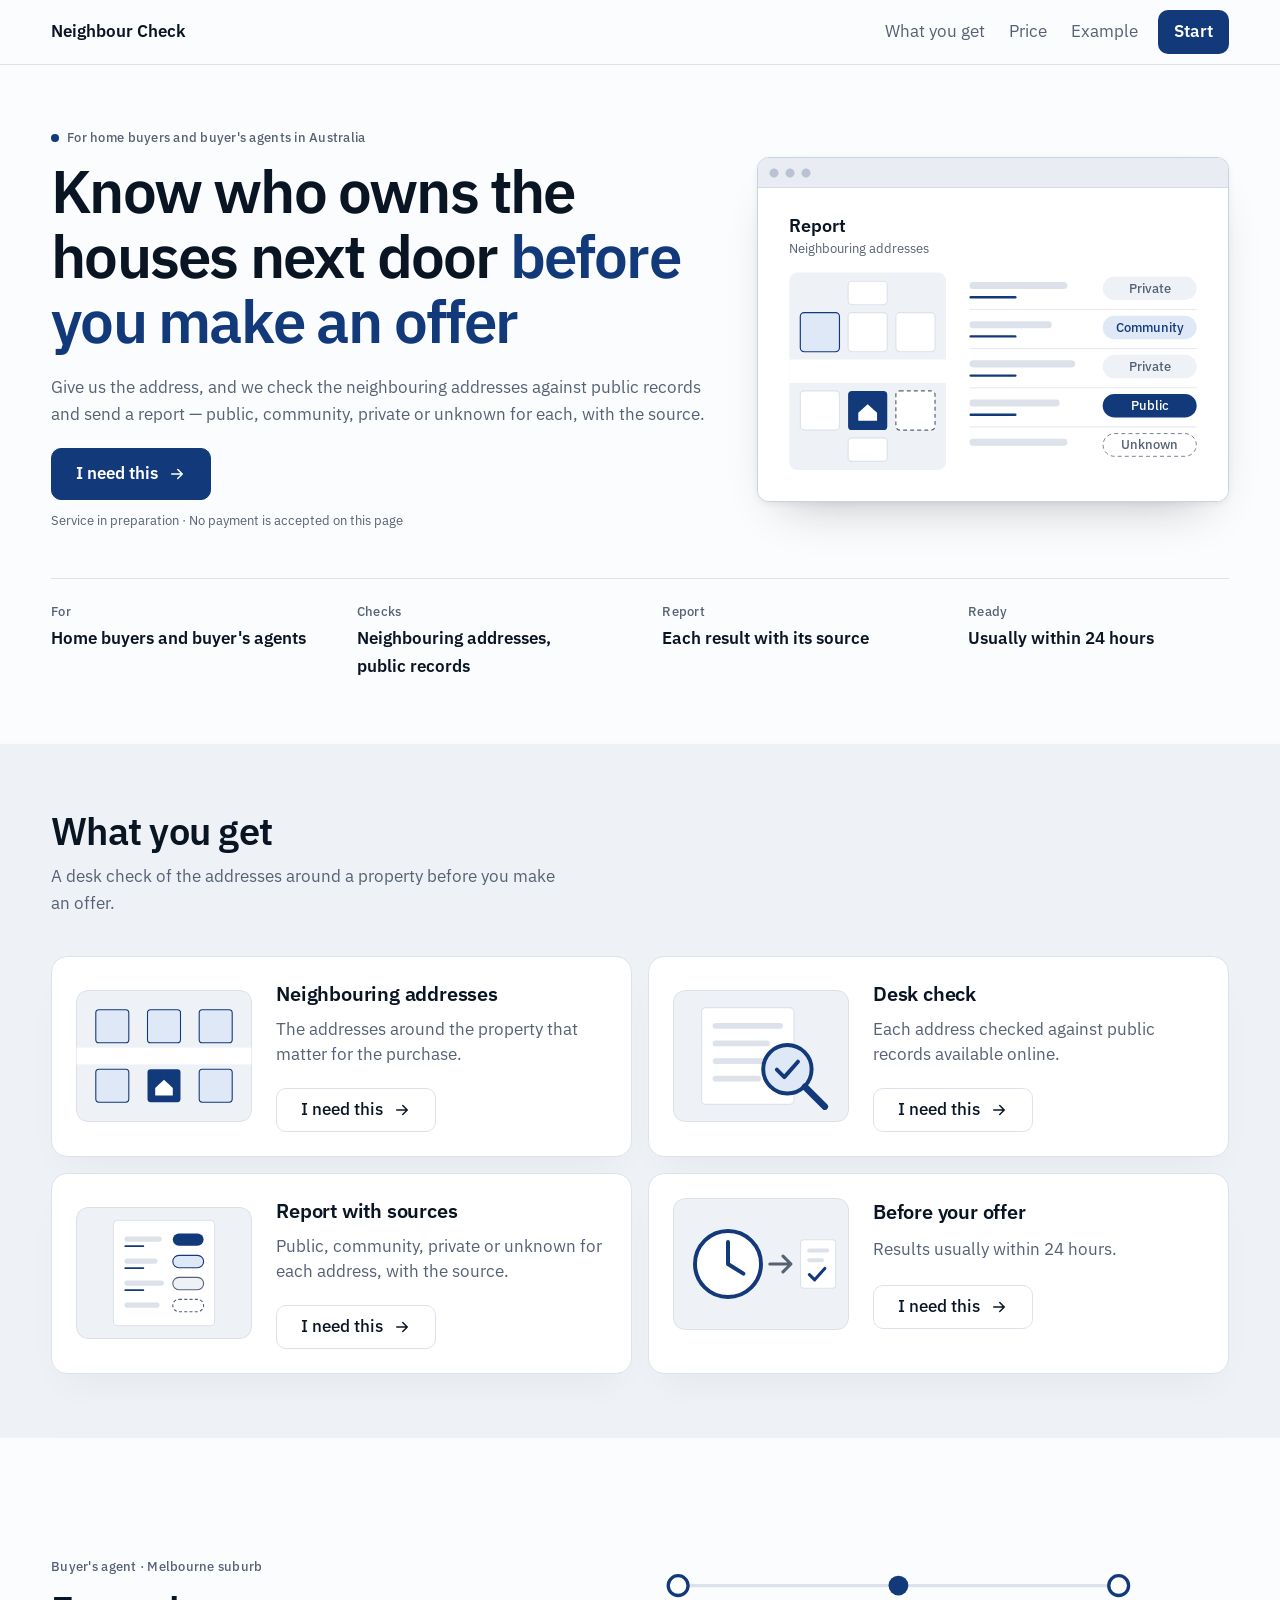
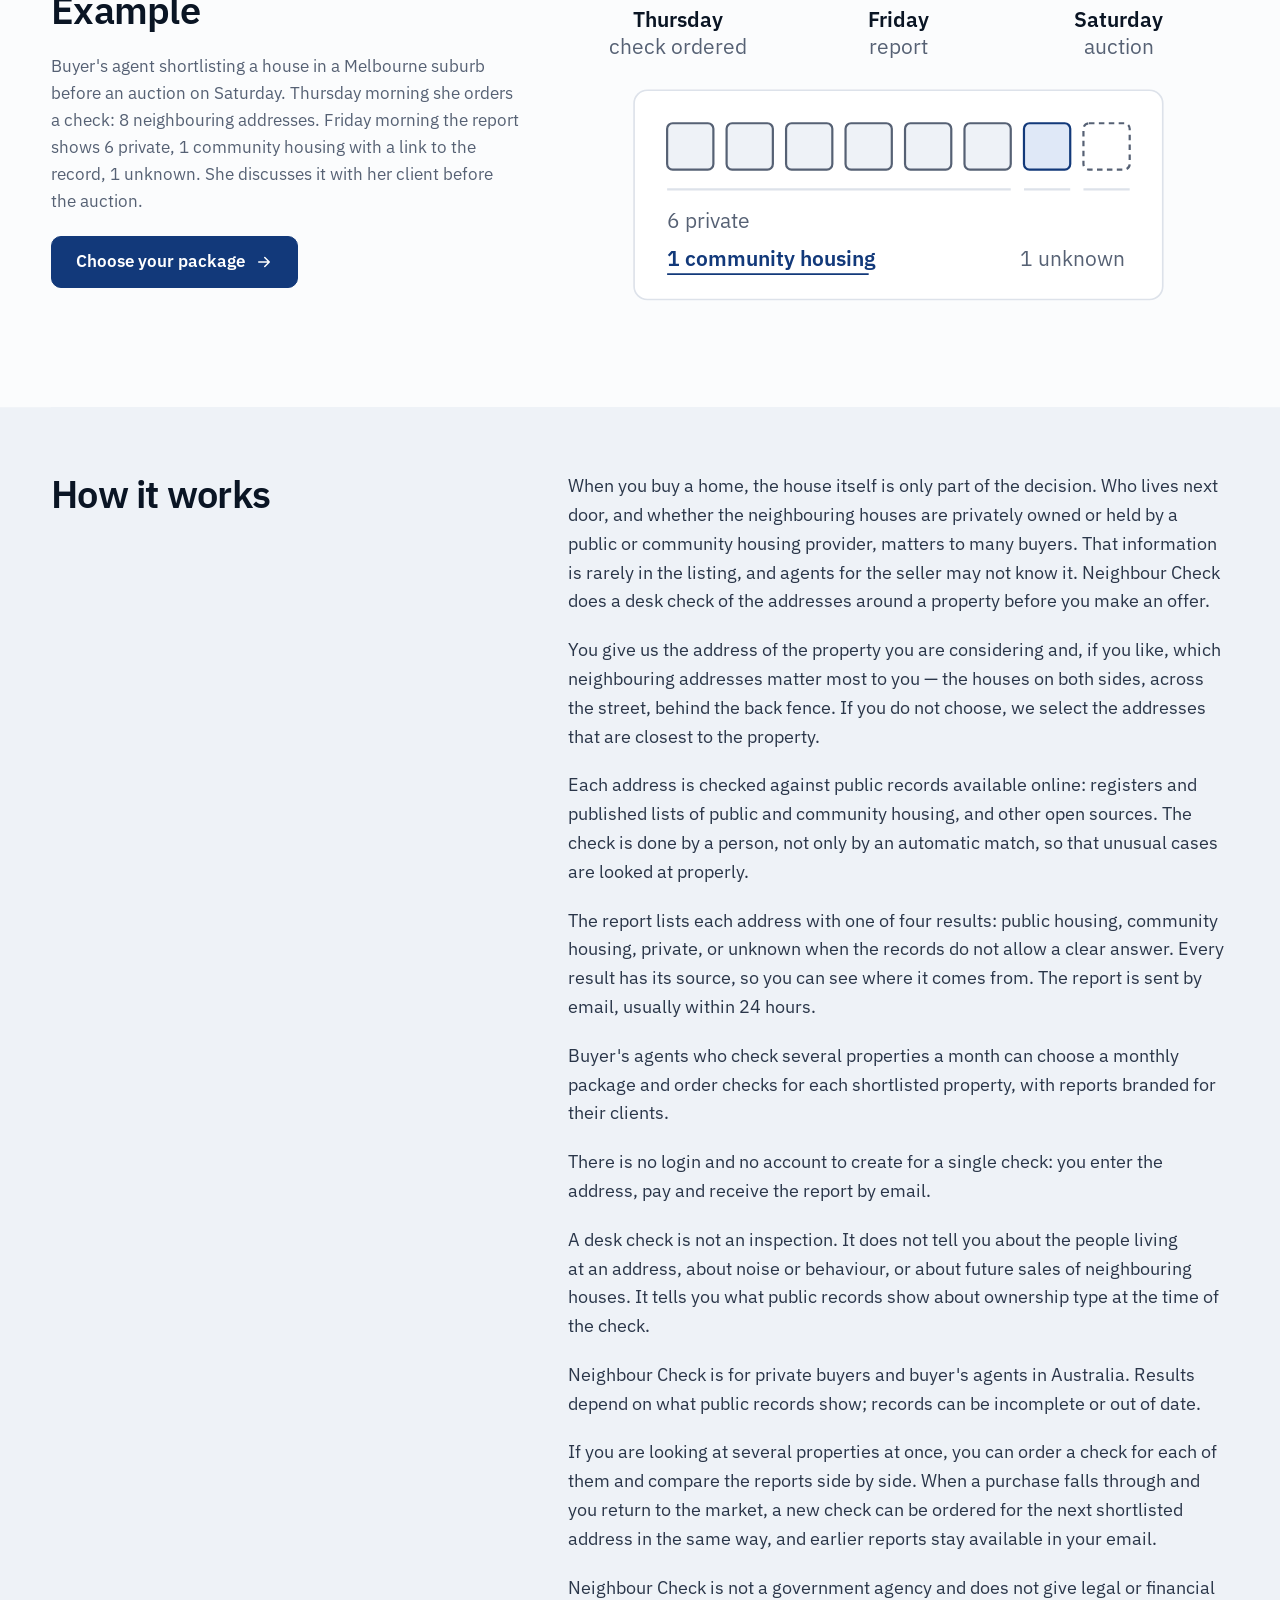
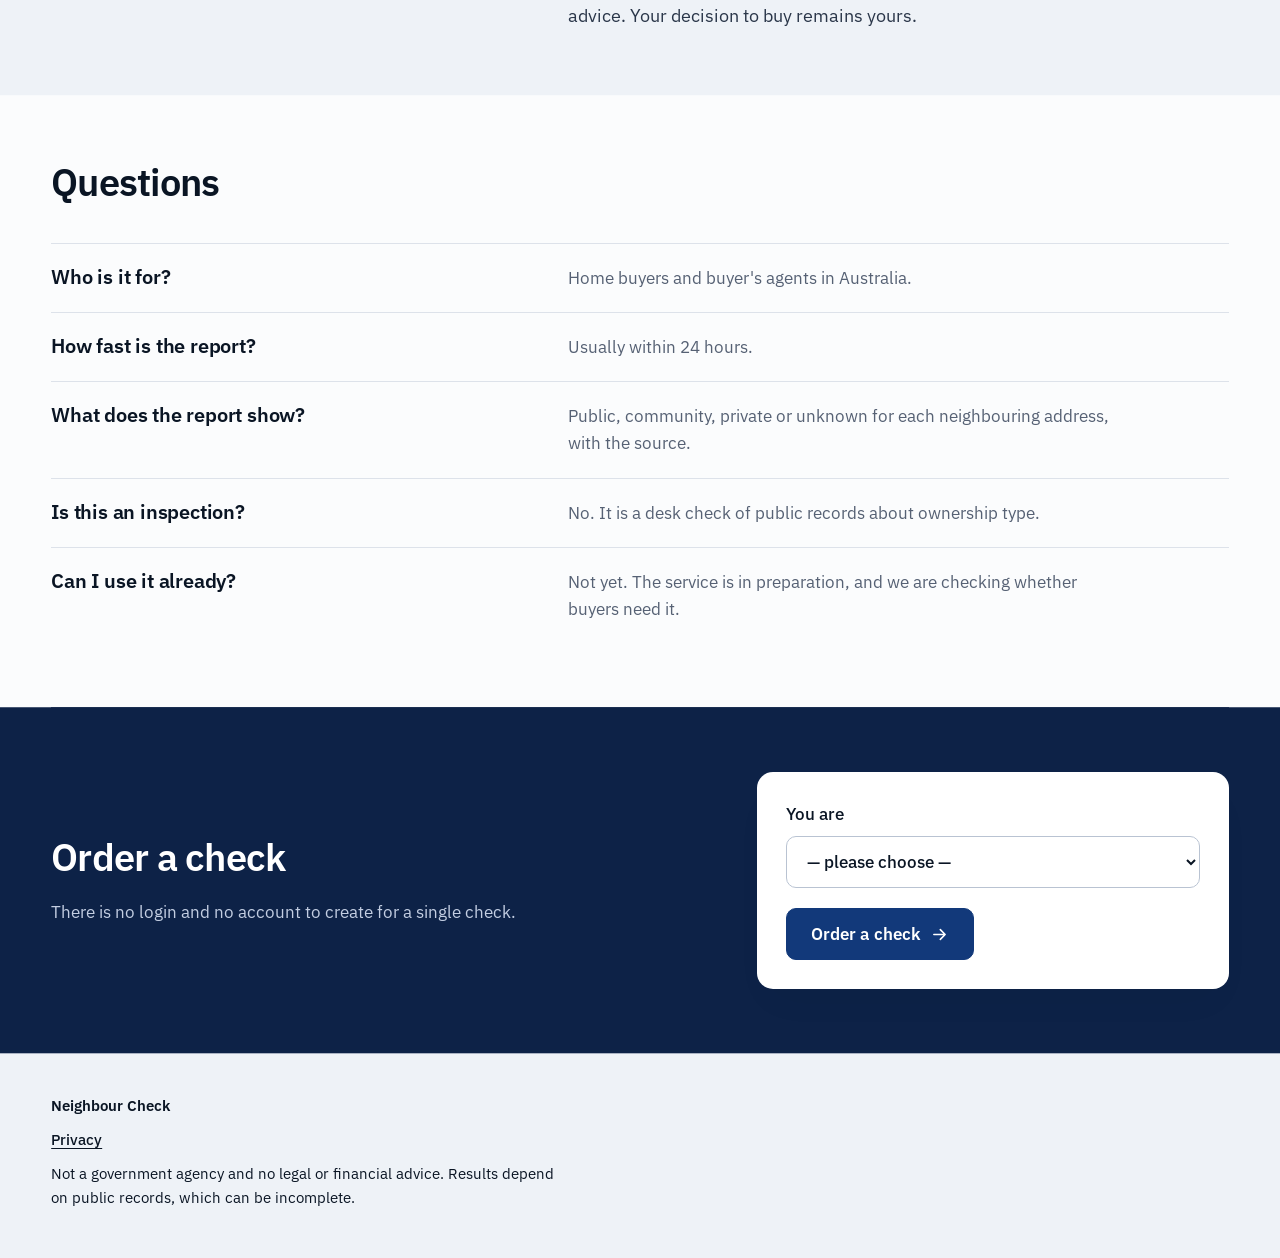
<file: index.html>
<!doctype html>
<html lang="en-AU">
<head>
<meta charset="utf-8">
<!-- Google Tag Manager -->
<script>(function(w,d,s,l,i){w[l]=w[l]||[];w[l].push({'gtm.start':
new Date().getTime(),event:'gtm.js'});var f=d.getElementsByTagName(s)[0],
j=d.createElement(s),dl=l!='dataLayer'?'&l='+l:'';j.async=true;j.src=
'https://www.googletagmanager.com/gtm.js?id='+i+dl;f.parentNode.insertBefore(j,f);
})(window,document,'script','dataLayer','GTM-PMKB9MPH');</script>
<!-- End Google Tag Manager -->
<meta name="viewport" content="width=device-width,initial-scale=1">
<link rel="canonical" href="https://neighbourcheck.dokuwell.com/">
<title>Check the neighbouring addresses before you buy — Australia</title>
<meta name="description" content="For home buyers and buyer&#x27;s agents in Australia: the addresses next to a property checked against public housing registers, before an offer.">
<link rel="icon" href="favicon.svg">
<link rel="stylesheet" href="https://super-romeo.github.io/smoki-base/v1/style.css">
<link rel="preconnect" href="https://fonts.googleapis.com">
<link rel="preconnect" href="https://fonts.gstatic.com" crossorigin>
<link rel="stylesheet" href="https://fonts.googleapis.com/css2?family=IBM+Plex+Sans:wght@400;500;600&display=swap">
<link rel="stylesheet" href="variant.css">
<script src="smoke.js" defer></script>
<!-- faq-jsonld:start -->
<script type="application/ld+json">
{
 "@context": "https://schema.org",
 "@type": "FAQPage",
 "mainEntity": [
  {
   "@type": "Question",
   "name": "Who is it for?",
   "acceptedAnswer": {
    "@type": "Answer",
    "text": "Home buyers and buyer's agents in Australia."
   }
  },
  {
   "@type": "Question",
   "name": "How fast is the report?",
   "acceptedAnswer": {
    "@type": "Answer",
    "text": "Usually within 24 hours."
   }
  },
  {
   "@type": "Question",
   "name": "What does the report show?",
   "acceptedAnswer": {
    "@type": "Answer",
    "text": "Public, community, private or unknown for each neighbouring address, with the source."
   }
  },
  {
   "@type": "Question",
   "name": "Is this an inspection?",
   "acceptedAnswer": {
    "@type": "Answer",
    "text": "No. It is a desk check of public records about ownership type."
   }
  },
  {
   "@type": "Question",
   "name": "Can I use it already?",
   "acceptedAnswer": {
    "@type": "Answer",
    "text": "Not yet. The service is in preparation, and we are checking whether buyers need it."
   }
  }
 ]
}
</script>
<!-- faq-jsonld:end -->
</head>
<body>
<!-- Google Tag Manager (noscript) -->
<noscript><iframe src="https://www.googletagmanager.com/ns.html?id=GTM-PMKB9MPH"
height="0" width="0" style="display:none;visibility:hidden"></iframe></noscript>
<!-- End Google Tag Manager (noscript) -->

<header><div class="shell">
  <a class="home" href="index.html" data-ev="click_logo_home">Neighbour Check</a>
  <nav aria-label="Sections"><a href="#what" data-ev="click_nav_what">What you get</a><a href="price.html" data-ev="click_nav_price">Price</a><a href="#example" data-ev="click_nav_example">Example</a><a href="#start" data-ev="click_nav_start">Start</a></nav>
</div></header>

<main class="shell">
  <section class="split">
    <div class="stack">
      <p class="meta rise"><span class="dot"></span> For home buyers and buyer's agents in Australia</p>
      <h1 class="rise" style="--i:1">Know who owns the houses next door <span class="soft">before you make an offer</span></h1>
      <p class="rise" style="--i:2">Give us the address, and we check the neighbouring addresses against public records and send a report — public, community, private or unknown for each, with the source.</p>
      <a class="button rise" style="--i:3" href="price.html" data-ev="cta_click">I need this</a>
      <p class="meta rise" style="--i:4">Service in preparation · No payment is accepted on this page</p>
    </div>

    <figure class="window rise" style="--i:2"><svg class="shot" viewBox="0 0 1200 800" xmlns="http://www.w3.org/2000/svg" aria-hidden="true" focusable="false" font-family="IBM Plex Sans, Segoe UI, system-ui, sans-serif">
      <rect width="1200" height="800" fill="#ffffff"/>
      <text x="80" y="112" font-size="46" font-weight="600" fill="#0a1524">Report</text>
      <text x="80" y="166" font-size="32" fill="#566174">Neighbouring addresses</text>
      <rect x="80" y="216" width="400" height="504" rx="20" fill="#eef2f7"/>
      <rect x="80" y="438" width="400" height="60" fill="#ffffff"/>
      <rect x="108" y="318" width="100" height="100" rx="10" fill="#dfe8f7" stroke="#12397a" stroke-width="3"/>
      <rect x="230" y="318" width="100" height="100" rx="10" fill="#ffffff" stroke="#dde2ea" stroke-width="3"/>
      <rect x="352" y="318" width="100" height="100" rx="10" fill="#ffffff" stroke="#dde2ea" stroke-width="3"/>
      <rect x="108" y="518" width="100" height="100" rx="10" fill="#ffffff" stroke="#dde2ea" stroke-width="3"/>
      <rect x="230" y="518" width="100" height="100" rx="10" fill="#12397a"/>
      <path d="M256 574l24-22 24 22v20h-48z" fill="#ffffff"/>
      <rect x="352" y="518" width="100" height="100" rx="10" fill="#ffffff" stroke="#566174" stroke-width="3" stroke-dasharray="10 8"/>
      <rect x="230" y="638" width="100" height="60" rx="10" fill="#ffffff" stroke="#dde2ea" stroke-width="3"/>
      <rect x="230" y="238" width="100" height="60" rx="10" fill="#ffffff" stroke="#dde2ea" stroke-width="3"/>
      <g fill="#dde2ea">
        <rect x="540" y="240" width="250" height="18" rx="9"/><rect x="540" y="340" width="210" height="18" rx="9"/>
        <rect x="540" y="440" width="270" height="18" rx="9"/><rect x="540" y="540" width="230" height="18" rx="9"/>
        <rect x="540" y="640" width="250" height="18" rx="9"/>
      </g>
      <g fill="#12397a">
        <rect x="540" y="276" width="120" height="6" rx="3"/><rect x="540" y="376" width="120" height="6" rx="3"/>
        <rect x="540" y="476" width="120" height="6" rx="3"/><rect x="540" y="576" width="120" height="6" rx="3"/>
      </g>
      <g stroke="#dde2ea" stroke-width="2">
        <path d="M540 310h580M540 410h580M540 510h580M540 610h580"/>
      </g>
      <g font-size="32" font-weight="500" text-anchor="middle">
        <rect x="880" y="226" width="240" height="60" rx="30" fill="#eef2f7"/><text x="1000" y="267" fill="#566174">Private</text>
        <rect x="880" y="326" width="240" height="60" rx="30" fill="#dfe8f7"/><text x="1000" y="367" fill="#12397a">Community</text>
        <rect x="880" y="426" width="240" height="60" rx="30" fill="#eef2f7"/><text x="1000" y="467" fill="#566174">Private</text>
        <rect x="880" y="526" width="240" height="60" rx="30" fill="#12397a"/><text x="1000" y="567" fill="#ffffff">Public</text>
        <rect x="881" y="627" width="238" height="58" rx="29" fill="#ffffff" stroke="#566174" stroke-width="2" stroke-dasharray="10 8"/><text x="1000" y="667" fill="#566174">Unknown</text>
      </g>
    </svg></figure>
    <dl class="facts">
      <div><dt>For</dt><dd>Home buyers and buyer's agents</dd></div>
      <div><dt>Checks</dt><dd>Neighbouring addresses, public records</dd></div>
      <div><dt>Report</dt><dd>Each result with its source</dd></div>
      <div><dt>Ready</dt><dd>Usually within 24 hours</dd></div>
    </dl>
  </section>

  <section id="what" data-view="features_view">
    <div class="split">
      <div class="stack"><h2>What you get</h2></div>
      <p>A desk check of the addresses around a property before you make an offer.</p>
    </div>
    <div class="bento">
      <article class="tile stack wide reveal">
        <div class="art"><svg viewBox="0 0 800 600" xmlns="http://www.w3.org/2000/svg" aria-hidden="true" focusable="false">
          <rect width="800" height="600" fill="#eef2f7"/>
          <rect y="262" width="800" height="76" fill="#ffffff"/>
          <rect x="90" y="90" width="150" height="150" rx="14" fill="#dfe8f7" stroke="#12397a" stroke-width="5"/>
          <rect x="325" y="90" width="150" height="150" rx="14" fill="#dfe8f7" stroke="#12397a" stroke-width="5"/>
          <rect x="560" y="90" width="150" height="150" rx="14" fill="#dfe8f7" stroke="#12397a" stroke-width="5"/>
          <rect x="90" y="360" width="150" height="150" rx="14" fill="#dfe8f7" stroke="#12397a" stroke-width="5"/>
          <rect x="325" y="360" width="150" height="150" rx="14" fill="#12397a"/>
          <path d="M360 446l40-38 40 38v34h-80z" fill="#ffffff"/>
          <rect x="560" y="360" width="150" height="150" rx="14" fill="#dfe8f7" stroke="#12397a" stroke-width="5"/>
        </svg></div>
        <h3>Neighbouring addresses</h3><p>The addresses around the property that matter for the purchase.</p>
        <a class="button quiet" href="price.html" data-ev="feature_addresses">I need this</a>
      </article>
      <article class="tile stack reveal">
        <div class="art"><svg viewBox="0 0 800 600" xmlns="http://www.w3.org/2000/svg" aria-hidden="true" focusable="false">
          <rect width="800" height="600" fill="#eef2f7"/>
          <rect x="130" y="80" width="420" height="440" rx="20" fill="#ffffff" stroke="#dde2ea" stroke-width="5"/>
          <g fill="#dde2ea"><rect x="180" y="150" width="320" height="26" rx="13"/><rect x="180" y="230" width="260" height="26" rx="13"/><rect x="180" y="310" width="300" height="26" rx="13"/><rect x="180" y="390" width="220" height="26" rx="13"/></g>
          <circle cx="520" cy="360" r="110" fill="#dfe8f7" stroke="#12397a" stroke-width="18"/>
          <path d="M600 440l90 90" stroke="#12397a" stroke-width="30" stroke-linecap="round"/>
          <path d="M472 362l34 34 62-70" fill="none" stroke="#12397a" stroke-width="18" stroke-linecap="round" stroke-linejoin="round"/>
        </svg></div>
        <h3>Desk check</h3><p>Each address checked against public records available online.</p>
        <a class="button quiet" href="price.html" data-ev="feature_check">I need this</a>
      </article>
      <article class="tile stack reveal">
        <div class="art"><svg viewBox="0 0 800 600" xmlns="http://www.w3.org/2000/svg" aria-hidden="true" focusable="false">
          <rect width="800" height="600" fill="#eef2f7"/>
          <rect x="170" y="60" width="460" height="480" rx="20" fill="#ffffff" stroke="#dde2ea" stroke-width="5"/>
          <g fill="#dde2ea"><rect x="220" y="134" width="170" height="24" rx="12"/><rect x="220" y="234" width="150" height="24" rx="12"/><rect x="220" y="334" width="180" height="24" rx="12"/><rect x="220" y="434" width="160" height="24" rx="12"/></g>
          <g fill="#12397a"><rect x="220" y="174" width="90" height="8" rx="4"/><rect x="220" y="274" width="90" height="8" rx="4"/><rect x="220" y="374" width="90" height="8" rx="4"/></g>
          <rect x="440" y="120" width="140" height="56" rx="28" fill="#12397a"/>
          <rect x="440" y="220" width="140" height="56" rx="28" fill="#dfe8f7" stroke="#12397a" stroke-width="5"/>
          <rect x="440" y="320" width="140" height="56" rx="28" fill="#eef2f7" stroke="#566174" stroke-width="5"/>
          <rect x="440" y="420" width="140" height="56" rx="28" fill="#ffffff" stroke="#566174" stroke-width="5" stroke-dasharray="14 10"/>
        </svg></div>
        <h3>Report with sources</h3><p>Public, community, private or unknown for each address, with the source.</p>
        <a class="button quiet" href="price.html" data-ev="feature_report">I need this</a>
      </article>
      <article class="tile stack wide reveal">
        <div class="art"><svg viewBox="0 0 800 600" xmlns="http://www.w3.org/2000/svg" aria-hidden="true" focusable="false">
          <rect width="800" height="600" fill="#eef2f7"/>
          <circle cx="250" cy="300" r="150" fill="#ffffff" stroke="#12397a" stroke-width="18"/>
          <path d="M250 200v100l70 44" fill="none" stroke="#12397a" stroke-width="18" stroke-linecap="round" stroke-linejoin="round"/>
          <path d="M440 300h90M500 264l36 36-36 36" fill="none" stroke="#566174" stroke-width="14" stroke-linecap="round" stroke-linejoin="round"/>
          <rect x="580" y="190" width="160" height="220" rx="16" fill="#ffffff" stroke="#dde2ea" stroke-width="5"/>
          <g fill="#dde2ea"><rect x="610" y="230" width="100" height="18" rx="9"/><rect x="610" y="274" width="76" height="18" rx="9"/></g>
          <path d="M620 348l24 24 46-52" fill="none" stroke="#12397a" stroke-width="14" stroke-linecap="round" stroke-linejoin="round"/>
        </svg></div>
        <h3>Before your offer</h3><p>Results usually within 24 hours.</p>
        <a class="button quiet" href="price.html" data-ev="feature_fast">I need this</a>
      </article>
    </div>
  </section>

  <section id="example" class="split flip" data-view="example_view">
    <div class="stack">
      <p class="meta">Buyer's agent · Melbourne suburb</p>
      <h2>Example</h2>
      <p>Buyer's agent shortlisting a house in a Melbourne suburb before an auction on Saturday. Thursday morning she orders a check: 8 neighbouring addresses. Friday morning the report shows 6 private, 1 community housing with a link to the record, 1 unknown. She discusses it with her client before the auction.</p>
      <a class="button" href="price.html" data-ev="click_cta_after_example">Choose your package</a>
    </div>
    <svg class="shot reveal" viewBox="0 0 1200 800" xmlns="http://www.w3.org/2000/svg" aria-hidden="true" focusable="false" font-family="IBM Plex Sans, Segoe UI, system-ui, sans-serif">
      <rect width="1200" height="800" fill="#eef2f7"/>
      <path d="M200 150h800" stroke="#dde2ea" stroke-width="6"/>
      <circle cx="200" cy="150" r="18" fill="#ffffff" stroke="#12397a" stroke-width="6"/>
      <circle cx="600" cy="150" r="18" fill="#12397a"/>
      <circle cx="1000" cy="150" r="18" fill="#ffffff" stroke="#12397a" stroke-width="6"/>
      <g font-size="38" text-anchor="middle">
        <text x="200" y="226" font-weight="600" fill="#0a1524">Thursday</text><text x="200" y="274" fill="#566174">check ordered</text>
        <text x="600" y="226" font-weight="600" fill="#0a1524">Friday</text><text x="600" y="274" fill="#566174">report</text>
        <text x="1000" y="226" font-weight="600" fill="#0a1524">Saturday</text><text x="1000" y="274" fill="#566174">auction</text>
      </g>
      <rect x="120" y="340" width="960" height="380" rx="24" fill="#ffffff" stroke="#dde2ea" stroke-width="3"/>
      <g stroke-width="4">
        <rect x="180" y="400" width="84" height="84" rx="10" fill="#eef2f7" stroke="#566174"/>
        <rect x="288" y="400" width="84" height="84" rx="10" fill="#eef2f7" stroke="#566174"/>
        <rect x="396" y="400" width="84" height="84" rx="10" fill="#eef2f7" stroke="#566174"/>
        <rect x="504" y="400" width="84" height="84" rx="10" fill="#eef2f7" stroke="#566174"/>
        <rect x="612" y="400" width="84" height="84" rx="10" fill="#eef2f7" stroke="#566174"/>
        <rect x="720" y="400" width="84" height="84" rx="10" fill="#eef2f7" stroke="#566174"/>
        <rect x="828" y="400" width="84" height="84" rx="10" fill="#dfe8f7" stroke="#12397a"/>
        <rect x="936" y="400" width="84" height="84" rx="10" fill="#ffffff" stroke="#566174" stroke-dasharray="10 8"/>
      </g>
      <path d="M180 520h624M828 520h84M936 520h84" stroke="#dde2ea" stroke-width="4"/>
      <g font-size="38">
        <text x="180" y="590" fill="#566174">6 private</text>
        <text x="180" y="660" fill="#12397a" font-weight="600">1 community housing</text>
        <text x="820" y="660" fill="#566174">1 unknown</text>
        <path d="M180 674h366" stroke="#12397a" stroke-width="3"/>
      </g>
    </svg>
  </section>
<!-- seo-tekst:start -->
  <section id="opis" class="split flip">
    <div class="stack"><h2>How it works</h2></div>
    <div class="stack">
      <p>When you buy a home, the house itself is only part of the decision. Who lives next door, and whether the neighbouring houses are privately owned or held by a public or community housing provider, matters to many buyers. That information is rarely in the listing, and agents for the seller may not know it. Neighbour Check does a desk check of the addresses around a property before you make an offer.</p>
      <p>You give us the address of the property you are considering and, if you like, which neighbouring addresses matter most to you — the houses on both sides, across the street, behind the back fence. If you do not choose, we select the addresses that are closest to the property.</p>
      <p>Each address is checked against public records available online: registers and published lists of public and community housing, and other open sources. The check is done by a person, not only by an automatic match, so that unusual cases are looked at properly.</p>
      <p>The report lists each address with one of four results: public housing, community housing, private, or unknown when the records do not allow a clear answer. Every result has its source, so you can see where it comes from. The report is sent by email, usually within 24 hours.</p>
      <p>Buyer's agents who check several properties a month can choose a monthly package and order checks for each shortlisted property, with reports branded for their clients.</p>
      <p>There is no login and no account to create for a single check: you enter the address, pay and receive the report by email.</p>
      <p>A desk check is not an inspection. It does not tell you about the people living at an address, about noise or behaviour, or about future sales of neighbouring houses. It tells you what public records show about ownership type at the time of the check.</p>
      <p>Neighbour Check is for private buyers and buyer's agents in Australia. Results depend on what public records show; records can be incomplete or out of date.</p>
      <p>If you are looking at several properties at once, you can order a check for each of them and compare the reports side by side. When a purchase falls through and you return to the market, a new check can be ordered for the next shortlisted address in the same way, and earlier reports stay available in your email.</p>
      <p>Neighbour Check is not a government agency and does not give legal or financial advice. Your decision to buy remains yours.</p>
    </div>
  </section>
  <section id="faq">
    <div class="stack"><h2>Questions</h2></div>
    <div class="rows">
      <div class="split flip"><h3>Who is it for?</h3><p>Home buyers and buyer's agents in Australia.</p></div>
      <div class="split flip"><h3>How fast is the report?</h3><p>Usually within 24 hours.</p></div>
      <div class="split flip"><h3>What does the report show?</h3><p>Public, community, private or unknown for each neighbouring address, with the source.</p></div>
      <div class="split flip"><h3>Is this an inspection?</h3><p>No. It is a desk check of public records about ownership type.</p></div>
      <div class="split flip"><h3>Can I use it already?</h3><p>Not yet. The service is in preparation, and we are checking whether buyers need it.</p></div>
    </div>
  </section>
<!-- seo-tekst:end -->
  <section id="start" class="split" data-view="start_view">
    <div class="stack">
      <h2>Order a check</h2>
      <p>There is no login and no account to create for a single check.</p>
    </div>
    <div class="tile stack">
      <label>You are<select data-ev-focus="form_start"><option value="">— please choose —</option><option>Buying a home for myself</option><option>A buyer's agent</option><option>An investor</option><option>Other</option></select></label>
      <a class="button" href="price.html" data-ev="form_submit_click">Order a check</a>
    </div>
  </section>
</main>

<footer><div class="shell">
  <p><b>Neighbour Check</b></p>
  <p><a href="privacy.html" data-ev="click_legal_privacy">Privacy</a></p>
  <p>Not a government agency and no legal or financial advice. Results depend on public records, which can be incomplete.</p>
</div></footer>

</body>
</html>
</file>
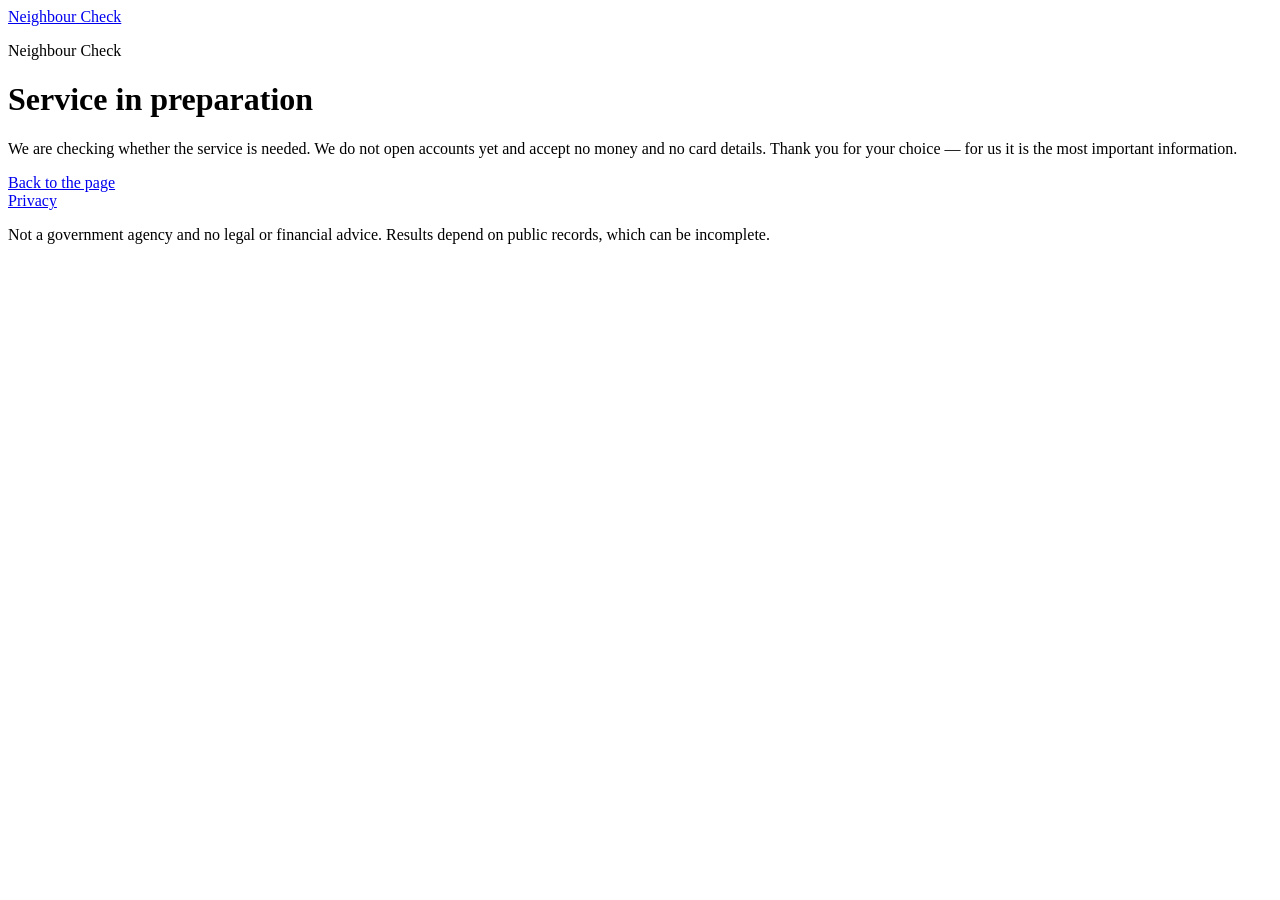
<file: pay.html>
<!doctype html>
<html lang="en-AU">
<head>
<meta charset="utf-8">
<!-- Google Tag Manager -->
<script>(function(w,d,s,l,i){w[l]=w[l]||[];w[l].push({'gtm.start':
new Date().getTime(),event:'gtm.js'});var f=d.getElementsByTagName(s)[0],
j=d.createElement(s),dl=l!='dataLayer'?'&l='+l:'';j.async=true;j.src=
'https://www.googletagmanager.com/gtm.js?id='+i+dl;f.parentNode.insertBefore(j,f);
})(window,document,'script','dataLayer','GTM-PMKB9MPH');</script>
<!-- End Google Tag Manager -->
<meta name="viewport" content="width=device-width,initial-scale=1">
<link rel="canonical" href="https://neighbourcheck.dokuwell.com/pay.html">
<title>Neighbour Check — payment not yet possible</title>
<meta name="robots" content="noindex,nofollow">
<link rel="icon" href="favicon.svg">
<link rel="stylesheet" href="https://super-romeo.github.io/smoki-base/v1/style.css">
<script src="smoke.js" defer></script>
</head>
<body data-page="pay">
<!-- Google Tag Manager (noscript) -->
<noscript><iframe src="https://www.googletagmanager.com/ns.html?id=GTM-PMKB9MPH"
height="0" width="0" style="display:none;visibility:hidden"></iframe></noscript>
<!-- End Google Tag Manager (noscript) -->
<header class="site"><div class="wrap bar">
  <a class="brand" href="index.html" data-ev="click_logo_home"><span class="mark"></span>Neighbour Check</a>
</div></header>
<main class="page"><div class="wrap narrow center">
  <p class="eyebrow">Neighbour Check</p>
  <h1>Service in preparation</h1>
  <p class="lead">We are checking whether the service is needed. We do not open accounts yet and accept no money and no card details. Thank you for your choice — for us it is the most important information.</p>
  <p class="note" data-show="plan" hidden>Your plan choice was counted anonymously, without your data.</p>
  <p class="note" data-show="feature" hidden>Your feature choice was counted anonymously, without your data.</p>
  <p class="note" data-show="intent" hidden>Your request was counted anonymously, without your data and documents.</p>
  <div class="actions"><a class="btn primary" href="index.html" data-ev="click_back">Back to the page</a></div>
  <p class="note" data-show="sent" hidden>Thank you — we will write once, when the service starts.</p>
  <div id="email-box" class="card" style="margin:44px auto 0;max-width:560px;text-align:left"><h2>Launch notice</h2><p>If you like, leave your email address — we will send one message when the service starts. The field is optional.</p><div data-form-slot></div><p class="note" style="margin:6px 0 0"><a href="privacy.html" data-ev="click_legal_privacy">Privacy</a></p></div>
</div></main>
<footer class="site-foot"><div class="wrap">
  <p style="margin:0"><a href="privacy.html" data-ev="click_legal_privacy">Privacy</a></p>
  <p class="muted">Not a government agency and no legal or financial advice. Results depend on public records, which can be incomplete.</p>
</div></footer>
</body>
</html>
</file>
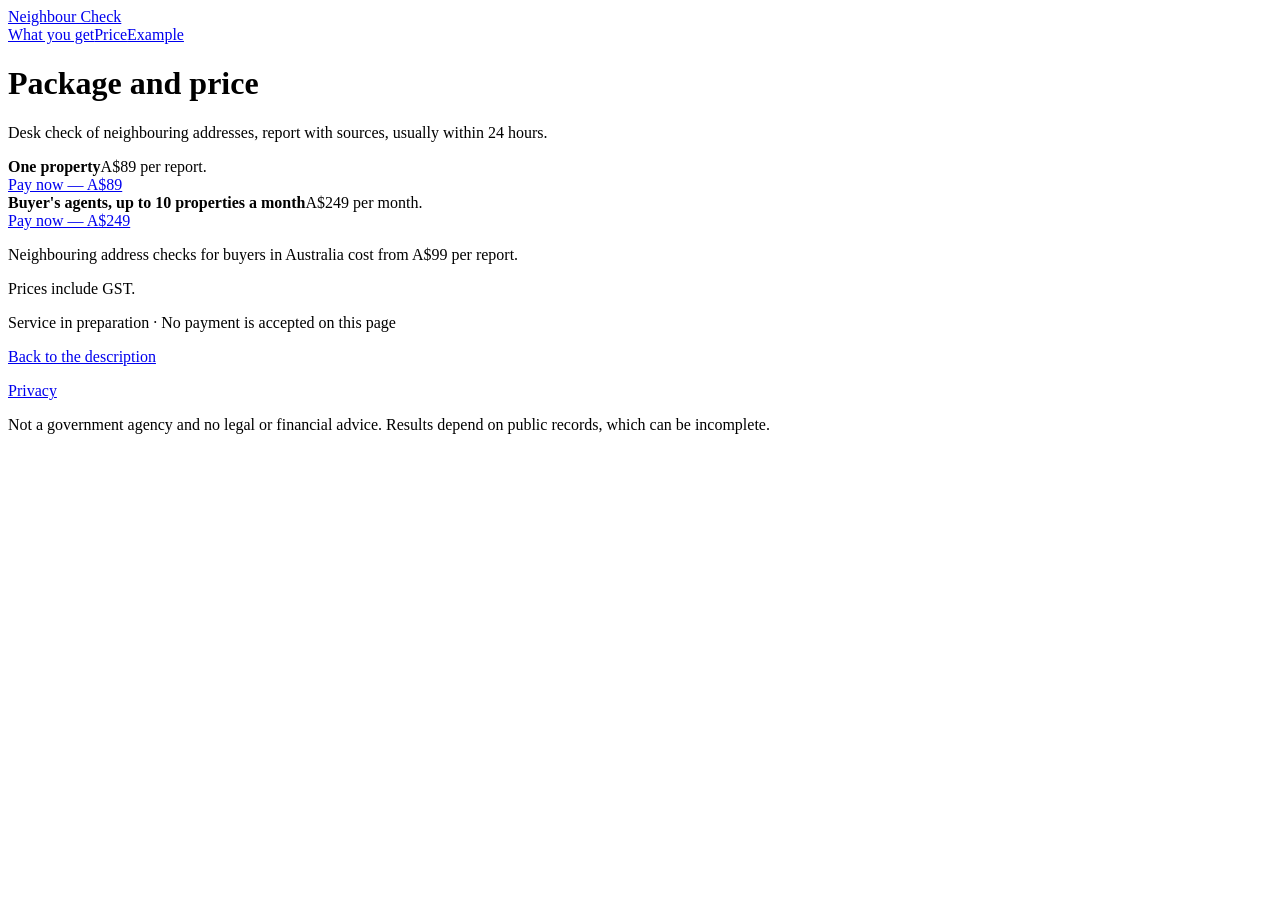
<file: price.html>
<!doctype html>
<html lang="en-AU">
<head>
<meta charset="utf-8">
<!-- Google Tag Manager -->
<script>(function(w,d,s,l,i){w[l]=w[l]||[];w[l].push({'gtm.start':
new Date().getTime(),event:'gtm.js'});var f=d.getElementsByTagName(s)[0],
j=d.createElement(s),dl=l!='dataLayer'?'&l='+l:'';j.async=true;j.src=
'https://www.googletagmanager.com/gtm.js?id='+i+dl;f.parentNode.insertBefore(j,f);
})(window,document,'script','dataLayer','GTM-PMKB9MPH');</script>
<!-- End Google Tag Manager -->
<meta name="viewport" content="width=device-width,initial-scale=1">
<link rel="canonical" href="https://neighbourcheck.dokuwell.com/price.html">
<title>Price — neighbouring address check, Australia</title>
<meta name="description" content="Price of Neighbour Check: a desk check of the addresses next to a property against public housing records, Australia.">
<link rel="icon" href="favicon.svg">
<link rel="stylesheet" href="https://super-romeo.github.io/smoki-base/v1/style.css">
<script src="smoke.js" defer></script>
<script>
  /* Price page opened — price_view through smoke.js (window.smokeTrack). */
  document.addEventListener("DOMContentLoaded", function () { if (window.smokeTrack) window.smokeTrack("price_view"); });
</script>
</head>
<body data-page="price">
<!-- Google Tag Manager (noscript) -->
<noscript><iframe src="https://www.googletagmanager.com/ns.html?id=GTM-PMKB9MPH"
height="0" width="0" style="display:none;visibility:hidden"></iframe></noscript>
<!-- End Google Tag Manager (noscript) -->

<header><div class="wrap">
  <div class="logo"><a href="index.html" data-ev="click_logo_home">Neighbour Check</a></div>
  <nav class="top"><a href="index.html#what" data-ev="click_nav_what">What you get</a><a href="price.html" data-ev="click_nav_price">Price</a><a href="index.html#example" data-ev="click_nav_example">Example</a></nav>
</div></header>

<div class="wrap">
  <div class="hero">
    <h1>Package and price</h1>
    <p class="sub">Desk check of neighbouring addresses, report with sources, usually within 24 hours.</p>
  </div>

  <section id="price">
    <div class="grid">
      <div class="card"><b>One property</b><span>A$89 per report.</span><br><a class="btn" href="pay.html?plan=one" data-ev="payment_click click_pay_one">Pay now — A$89</a></div>
      <div class="card"><b>Buyer's agents, up to 10 properties a month</b><span>A$249 per month.</span><br><a class="btn" href="pay.html?plan=agent" data-ev="payment_click click_pay_agent">Pay now — A$249</a></div>
    </div>
    <p class="cmp">Neighbouring address checks for buyers in Australia cost from A$99 per report.</p>
    <p class="note nalog">Prices include GST.</p>
    <p class="cta-note">Service in preparation · No payment is accepted on this page</p>
    <div class="actions"><a class="btn" href="index.html" data-ev="click_back">Back to the description</a></div>
  </section>
</div>

<footer><div class="wrap">
  <p><a href="privacy.html" data-ev="click_legal_privacy">Privacy</a></p>
  <p class="muted">Not a government agency and no legal or financial advice. Results depend on public records, which can be incomplete.</p>
</div></footer>

</body>
</html>
</file>
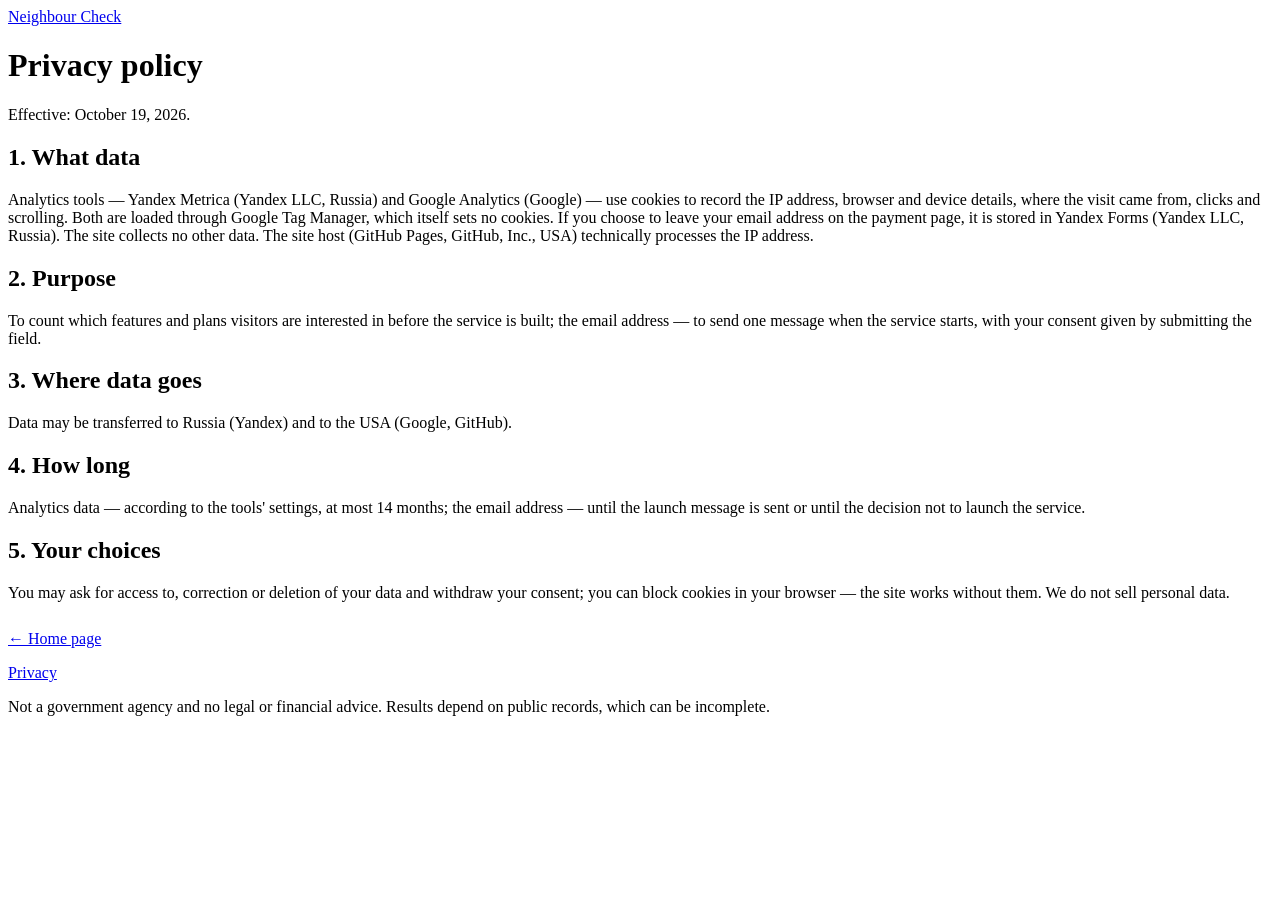
<file: privacy.html>
<!doctype html>
<html lang="en-AU">
<head>
<meta charset="utf-8">
<!-- Google Tag Manager -->
<script>(function(w,d,s,l,i){w[l]=w[l]||[];w[l].push({'gtm.start':
new Date().getTime(),event:'gtm.js'});var f=d.getElementsByTagName(s)[0],
j=d.createElement(s),dl=l!='dataLayer'?'&l='+l:'';j.async=true;j.src=
'https://www.googletagmanager.com/gtm.js?id='+i+dl;f.parentNode.insertBefore(j,f);
})(window,document,'script','dataLayer','GTM-PMKB9MPH');</script>
<!-- End Google Tag Manager -->
<meta name="viewport" content="width=device-width,initial-scale=1">
<link rel="canonical" href="https://neighbourcheck.dokuwell.com/privacy.html">
<title>Neighbour Check — Privacy policy</title>
<meta name="description" content="Neighbour Check: what data this site collects, why, where it goes, how long it is kept and your rights.">
<link rel="icon" href="favicon.svg">
<link rel="stylesheet" href="https://super-romeo.github.io/smoki-base/v1/style.css">
<script src="smoke.js" defer></script>
</head>
<body>
<!-- Google Tag Manager (noscript) -->
<noscript><iframe src="https://www.googletagmanager.com/ns.html?id=GTM-PMKB9MPH"
height="0" width="0" style="display:none;visibility:hidden"></iframe></noscript>
<!-- End Google Tag Manager (noscript) -->
<header class="site"><div class="wrap bar">
  <a class="brand" href="index.html" data-ev="click_logo_home"><span class="mark"></span>Neighbour Check</a>
</div></header>
<main class="page"><div class="wrap narrow doc">
  <h1>Privacy policy</h1>
  <p class="lead">Effective: October 19, 2026.</p>
  <h2>1. What data</h2>
  <p>Analytics tools — Yandex Metrica (Yandex LLC, Russia) and Google Analytics (Google) — use cookies to record the IP address, browser and device details, where the visit came from, clicks and scrolling. Both are loaded through Google Tag Manager, which itself sets no cookies. If you choose to leave your email address on the payment page, it is stored in Yandex Forms (Yandex LLC, Russia). The site collects no other data. The site host (GitHub Pages, GitHub, Inc., USA) technically processes the IP address.</p>
  <h2>2. Purpose</h2>
  <p>To count which features and plans visitors are interested in before the service is built; the email address — to send one message when the service starts, with your consent given by submitting the field.</p>
  <h2>3. Where data goes</h2>
  <p>Data may be transferred to Russia (Yandex) and to the USA (Google, GitHub).</p>
  <h2>4. How long</h2>
  <p>Analytics data — according to the tools' settings, at most 14 months; the email address — until the launch message is sent or until the decision not to launch the service.</p>
  <h2>5. Your choices</h2>
  <p>You may ask for access to, correction or deletion of your data and withdraw your consent; you can block cookies in your browser — the site works without them. We do not sell personal data.</p>
  <p style="margin-top:28px"><a href="index.html" data-ev="click_legal_back">&larr; Home page</a></p>
</div></main>
<footer class="site-foot"><div class="wrap">
  <p style="margin:0"><a href="privacy.html" data-ev="click_legal_privacy">Privacy</a></p>
  <p class="muted">Not a government agency and no legal or financial advice. Results depend on public records, which can be incomplete.</p>
</div></footer>
</body>
</html>
</file>
<file: variant.css>
/* Final sample v12 — one layer (СМ-45): tokens in :root, then general rules.
   Owner's ten choices: layout 17 · IBM Plex Sans · navy palette · background 06 (grey bands, dark form band) ·
   shape 02 (medium radius) · cards 05 (2×2, picture on the side) · hero 07 (picture in a window frame) ·
   density 02 (compact) · header 07 (button in header, light-grey footer) · motion 04 (load cascade only).
   Four commands on top: polish (whole) · emil-design-eng (interaction layer, no image placeholder colour) ·
   mobile-native (safe areas, footer press) · typeset (measure, leading and tracking per role, fallback face). */

/* fallback with Plex metrics: the swap from Segoe UI / Arial does not reflow lines */
@font-face { font-family: "Plex Fallback"; src: local("Segoe UI"), local("Arial"); size-adjust: 101.7%; ascent-override: 100.8%; descent-override: 27%; line-gap-override: 0%; }

:root {
  /* colour — one blue accent; white text on it passes AA */
  --canvas: #fbfcfd;
  --surface: #ffffff;
  --ink: #0a1524;
  --steel: #566174;
  --line: #dde2ea;
  --line-strong: #b9c3d2;
  --accent: #12397a;
  --accent-hover: #0d2247;              /* the dark band colour, no new hue */
  --accent-wash: #dfe8f7;
  --focus: #2f6fd6;
  --band-grey: #eef2f7;
  --band-dark: #0d2247;
  --shadow: 0 20px 40px -15px rgba(0, 0, 0, .05);
  /* type — one family; the larger the type, the tighter tracking and leading */
  --font-sans: "IBM Plex Sans", "Plex Fallback", "Segoe UI", system-ui, sans-serif;
  --text-display: clamp(2.25rem, 5vw, 3.75rem);
  --text-h2: clamp(1.75rem, 3vw, 2.5rem);
  --text-h3: 1.25rem;
  --text-body: 1.0625rem;
  --text-meta: .8125rem;
  --tracking-display: -.03em;
  --tracking: -.02em;
  --tracking-h3: -.01em;
  --leading-display: 1.08;
  --leading-tight: 1.15;
  --leading-h3: 1.3;
  --leading-body: 1.6;                  /* 1.55 on phones */
  --leading-snug: 1.5;                  /* short measure in cards */
  --measure: 56ch;                      /* about 70 characters of Plex per line */
  --measure-lead: 41.5rem;               /* hero lead keeps two lines at 1280; rem, because ch on an animated element can resolve against the fallback face */
  /* space, shape */
  --max: 1400px;
  --gutter: clamp(1rem, 4vw, 4rem);
  --section: 4rem;                      /* 3rem on phones */
  --gap: clamp(1.5rem, 3.5vw, 3.5rem);
  --head-gap: clamp(1.75rem, 3vw, 2.5rem);
  --pad-card: 1.75rem;                  /* 1.5rem on phones */
  --radius-card: 1rem;
  --radius-inner: .75rem;
  --radius-control: .625rem;            /* fields, buttons, header links */
  --header-h: 65px;                     /* sticky header with its border; 57px on phones */
  /* motion — UI feedback under 300ms */
  --ease-out: cubic-bezier(.23, 1, .32, 1);
  --dur: .15s;                          /* hover, colour */
  --dur-press: .16s;
  --dur-rise: .5s;                      /* first-screen cascade item */
  --stagger: 60ms;
  --press: .97;
  --arrow: url("data:image/svg+xml,%3Csvg xmlns='http://www.w3.org/2000/svg' viewBox='0 0 24 24' fill='none' stroke='%23000' stroke-width='2' stroke-linecap='round' stroke-linejoin='round'%3E%3Cpath d='M5 12h14M13 6l6 6-6 6'/%3E%3C/svg%3E");
}
@media (max-width: 767px) {
  :root { --section: 3rem; --gap: max(2rem, 5vw); --pad-card: 1.5rem; --leading-body: 1.55; --header-h: 57px; }
}

/* base */
*, *::before, *::after { box-sizing: border-box; }
html { scroll-behavior: smooth; scroll-padding-top: var(--header-h); -webkit-text-size-adjust: 100%; text-size-adjust: 100%; }
body { margin: 0; background: var(--canvas); color: var(--ink); font: 400 var(--text-body)/var(--leading-body) var(--font-sans); -webkit-font-smoothing: antialiased; -moz-osx-font-smoothing: grayscale; text-rendering: optimizeLegibility; font-synthesis: none; }
h1, h2, h3 { margin: 0; color: var(--ink); font-weight: 600; letter-spacing: var(--tracking); line-height: var(--leading-tight); text-wrap: balance; }
h1 { font-size: var(--text-display); letter-spacing: var(--tracking-display); line-height: var(--leading-display); }
/* long headlines (German, Polish, Russian…): the page sets data-len on h1 — long: over 70 characters, xlong: over 100 */
h1[data-len="long"] { --text-display: clamp(2.125rem, 4vw, 3.125rem); }
h1[data-len="xlong"] { --text-display: clamp(2rem, 3.6vw, 2.875rem); }
h3, dd { hyphens: auto; hyphenate-limit-chars: 12 4 4; }   /* long words in narrow cards and facts; the headline is not hyphenated */
h2 { font-size: var(--text-h2); }
h3 { font-size: var(--text-h3); letter-spacing: var(--tracking-h3); line-height: var(--leading-h3); }
p { margin: 0; color: var(--steel); max-width: var(--measure); }
h1 + p { max-width: var(--measure-lead); }
p, dd { text-wrap: pretty; }
h1, h2, h3, p, dd { overflow-wrap: break-word; }
b { font-weight: 600; color: var(--ink); }
a { color: inherit; text-decoration-thickness: from-font; text-underline-offset: .2em; }
img { max-width: 100%; -webkit-user-drag: none; }
::selection { background: var(--accent-wash); color: var(--ink); }
:focus-visible, select:focus { outline: 2px solid var(--focus); outline-offset: 3px; }
select:focus:not(:focus-visible) { outline: 0; }

/* layout */
.shell { max-width: var(--max); margin: 0 auto; padding: 0 max(var(--gutter), env(safe-area-inset-right, 0px)) 0 max(var(--gutter), env(safe-area-inset-left, 0px)); }
section { padding: var(--section) 0; border-top: 1px solid transparent; }   /* 1px seam between blocks */
main > section:first-child { border-top: 0; }
main > section:not(.split) > * + * { margin-top: var(--head-gap); }
.split { display: grid; grid-template-columns: var(--cols, minmax(0, 7fr) minmax(0, 5fr)); gap: 1.5rem var(--gap); }
.flip { --cols: minmax(0, 5fr) minmax(0, 7fr); }
.split:has(> .stack + p) { --cols: minmax(0, 1fr); row-gap: .625rem; }   /* a bare sub-line sits under its heading */
section.split > .stack:first-child { align-self: center; }                 /* the shorter side centres against the taller */
.stack { display: grid; gap: 1.25rem; align-content: start; justify-items: start; }
.stack > .meta + :is(h1, h2) { margin-top: -.5rem; }                       /* eyebrow belongs to its heading */
.stack > h3 + p { margin-top: -.625rem; }                                  /* card title belongs to its text */
.bento { display: grid; grid-template-columns: repeat(2, minmax(0, 1fr)); gap: 1rem; }

/* block backgrounds: grey bands, one dark form band (full-bleed) */
main > section:has(> .bento), #opis { --band: var(--band-grey); }   /* cards block by structure: every page has its own id */
#start { --band: var(--band-dark); --ink: #ffffff; --steel: #c3cee2; --accent-wash: rgba(255, 255, 255, .12); --focus: #9dbcf5; color: var(--ink); }
main > section:has(> .bento), #opis, #start { background: var(--band); box-shadow: 0 0 0 100vmax var(--band); clip-path: inset(0 -100vmax); }
#start .tile { --ink: #0a1524; --steel: #566174; --accent-wash: #dfe8f7; --focus: #2f6fd6; color: var(--ink); border-color: transparent; }
#start .tile select { border-color: var(--line-strong); }

/* long text: heading on the left, one column of text on the right, darker and larger than card text */
#opis > .stack:first-child { align-self: start; }
#opis > .stack + .stack > p { color: #2a3649; font-size: 1.125rem; max-width: 62ch; }

/* header, footer */
header { position: sticky; top: 0; z-index: 10; background: rgba(251, 252, 253, .86); -webkit-backdrop-filter: blur(12px); backdrop-filter: blur(12px); border-bottom: 1px solid var(--line); }
header .shell { display: flex; flex-wrap: wrap; align-items: center; justify-content: space-between; min-height: 64px; }
header nav { display: flex; flex-wrap: wrap; }
header a { display: inline-flex; align-items: center; min-height: 44px; padding: 0 .75rem; border-radius: var(--radius-control); color: var(--steel); text-decoration: none; transition: background-color var(--dur) ease, color var(--dur) ease, transform var(--dur-press) var(--ease-out); }
header a:active { color: var(--ink); }
header .home { margin-left: -.75rem; color: var(--ink); font-weight: 600; }
header nav a:last-child { margin-left: .5rem; padding: 0 1rem; background: var(--accent); color: #fff; font-weight: 600; }
header nav a:last-child:active { color: #fff; }
footer { padding: 2.5rem 0 calc(3rem + env(safe-area-inset-bottom, 0px)); background: var(--band-grey); color: var(--ink); border-top: 1px solid var(--line); font-size: .9375rem; }
footer a, footer p { color: var(--ink); }
footer a { display: inline-flex; align-items: center; min-height: 44px; font-weight: 500; transition: color var(--dur) ease, opacity var(--dur) ease; }

/* components */
.meta { display: inline-flex; align-items: center; gap: .5rem; font: 500 var(--text-meta)/1.4 var(--font-sans); letter-spacing: .02em; color: var(--steel); }
.button + .meta { margin-top: -.5rem; font-weight: 400; letter-spacing: 0; }   /* note under a button reads as body text */
.soft { color: var(--steel); }
h1 .soft { color: var(--accent); }   /* the benefit half of the headline: accent, not grey */
.dot { width: 8px; height: 8px; flex: none; border-radius: 50%; background: var(--accent); }
.button { display: inline-flex; align-items: center; justify-content: center; gap: .6rem; min-height: 52px; padding: 0 1.5rem; border: 1px solid var(--accent); border-radius: var(--radius-control); background: var(--accent); color: #ffffff; font-weight: 600; text-decoration: none; transition: transform var(--dur-press) var(--ease-out), background-color var(--dur) ease, border-color var(--dur) ease; }
.button::after { content: ""; width: 1.1em; height: 1.1em; background: currentColor; -webkit-mask: var(--arrow) center / contain no-repeat; mask: var(--arrow) center / contain no-repeat; transition: transform var(--dur-press) var(--ease-out); }
.button.quiet { min-height: 44px; border-color: var(--line); background: var(--surface); color: var(--ink); font-weight: 500; }
.button:active, header nav a:last-child:active { transform: scale(var(--press)); }
header a, .button, footer a, select, label { -webkit-tap-highlight-color: transparent; touch-action: manipulation; }
header a, .button { -webkit-user-select: none; user-select: none; }
.tile { padding: var(--pad-card); background: var(--surface); border: 1px solid var(--line); border-radius: var(--radius-card); box-shadow: var(--shadow); }
.tile p { line-height: var(--leading-snug); }
.art { width: 100%; aspect-ratio: 4 / 3; overflow: hidden; border-radius: var(--radius-inner); background: var(--canvas); }
.art img, .art svg { display: block; width: 100%; height: 100%; object-fit: cover; border-radius: inherit; }   /* picture: image file or inline drawing */
.art img, .art svg { outline: 1px solid rgba(10, 21, 36, .08); outline-offset: -1px; }   /* hairline so pale pictures do not melt into the card */
.shot { display: block; align-self: center; width: 100%; height: auto; aspect-ratio: 3 / 2; object-fit: cover; border-radius: var(--radius-card); }   /* no frame of its own: the drawing already has cards inside */
.window { margin: 0; align-self: center; overflow: hidden; background: var(--surface); border: 1px solid #c9d2e0; border-radius: var(--radius-inner); box-shadow: 0 24px 48px -26px rgba(10, 21, 36, .30), 0 2px 6px rgba(10, 21, 36, .06); }
.window::before { content: ""; display: block; height: 30px; border-bottom: 1px solid #d5dbe6;
  background: radial-gradient(circle at 16px 15px, var(--line-strong) 4px, transparent 5px), radial-gradient(circle at 32px 15px, var(--line-strong) 4px, transparent 5px),
    radial-gradient(circle at 48px 15px, var(--line-strong) 4px, transparent 5px), #e9edf3; }
.window .shot { border-radius: 0; }
svg.shot:not(.window *) > rect:first-child { fill: none; }   /* example drawing: no grey panel behind its cards — one frame level less */
.facts { grid-column: 1 / -1; display: grid; grid-template-columns: repeat(4, minmax(0, 1fr)); gap: 1rem var(--gap); margin: 1.5rem 0 0; padding-top: 1.5rem; border-top: 1px solid var(--line); }
.facts dt { font: 500 var(--text-meta)/1.4 var(--font-sans); letter-spacing: .02em; color: var(--steel); }
.facts dd { margin: .25rem 0 0; font-weight: 600; }
.rows > * { align-items: baseline; padding: 1.25rem 0; border-top: 1px solid var(--line); }   /* question and answer share a baseline */
label { display: grid; gap: .5rem; width: 100%; font-weight: 500; }
select { width: 100%; min-width: 0; min-height: 52px; padding: 0 1rem; font: inherit; color: var(--ink); background: var(--surface); border: 1px solid var(--line); border-radius: var(--radius-control); accent-color: var(--accent); }
select, label { cursor: pointer; }

/* cards from 768px: picture on the side; on tablets it yields width to the text */
@media (min-width: 768px) {
  .tile:has(> .art) { grid-template-columns: minmax(0, 11rem) minmax(0, 1fr); column-gap: 1.5rem; align-items: center; padding: 1.5rem; }
  .tile > .art { grid-row: 1 / span 3; }
  .tile:has(> .art) > :not(.art) { grid-column: 2; }
}
@media (min-width: 768px) and (max-width: 1023px) {
  .facts { grid-template-columns: repeat(2, minmax(0, 1fr)); }
  .tile:has(> .art) { grid-template-columns: minmax(0, 6rem) minmax(0, 1fr); column-gap: 1rem; }
}

/* phones: one column; header = name + button in one row, section links hidden */
@media (max-width: 767px) {
  .split, .bento { grid-template-columns: minmax(0, 1fr); }
  .facts { grid-template-columns: repeat(2, minmax(0, 1fr)); }
  .button { width: 100%; }
  header .shell { flex-wrap: nowrap; min-height: 56px; }
  header nav a:not(:last-child) { display: none; }
  header nav a:last-child { min-height: 40px; margin: 0; }
}

/* hover only where there is a real pointer: a tap must not leave a stuck hover */
@media (hover: hover) and (pointer: fine) {
  header a:hover { color: var(--ink); background: var(--accent-wash); }
  header .home:hover { background: transparent; }
  header nav a:last-child:hover { color: #fff; background: var(--accent-hover); }
  .button:not(.quiet):hover { background: var(--accent-hover); border-color: var(--accent-hover); }
  .button.quiet:hover { border-color: var(--accent); background: var(--accent-wash); }
  footer a:hover { color: var(--accent); }
}
@media not all and (hover: hover) and (pointer: fine) {
  footer a:active { opacity: .6; }
}

/* motion: first-screen cascade on load only; reduced motion keeps opacity, drops travel */
@media (prefers-reduced-motion: no-preference) {
  @keyframes rise-in { from { opacity: 0; transform: translateY(8px); } }
  .rise { animation: rise-in var(--dur-rise) var(--ease-out) calc(var(--i, 0) * var(--stagger)) backwards; }
}
@media (hover: hover) and (pointer: fine) and (prefers-reduced-motion: no-preference) {
  .button:hover::after { transform: translateX(2px); }
}
@media (prefers-reduced-motion: reduce) {
  @keyframes fade-in { from { opacity: 0; } }
  html { scroll-behavior: auto; }
  .rise { animation: fade-in .2s ease backwards; }
  .button:active, header nav a:last-child:active { transform: none; }
}
</file>
